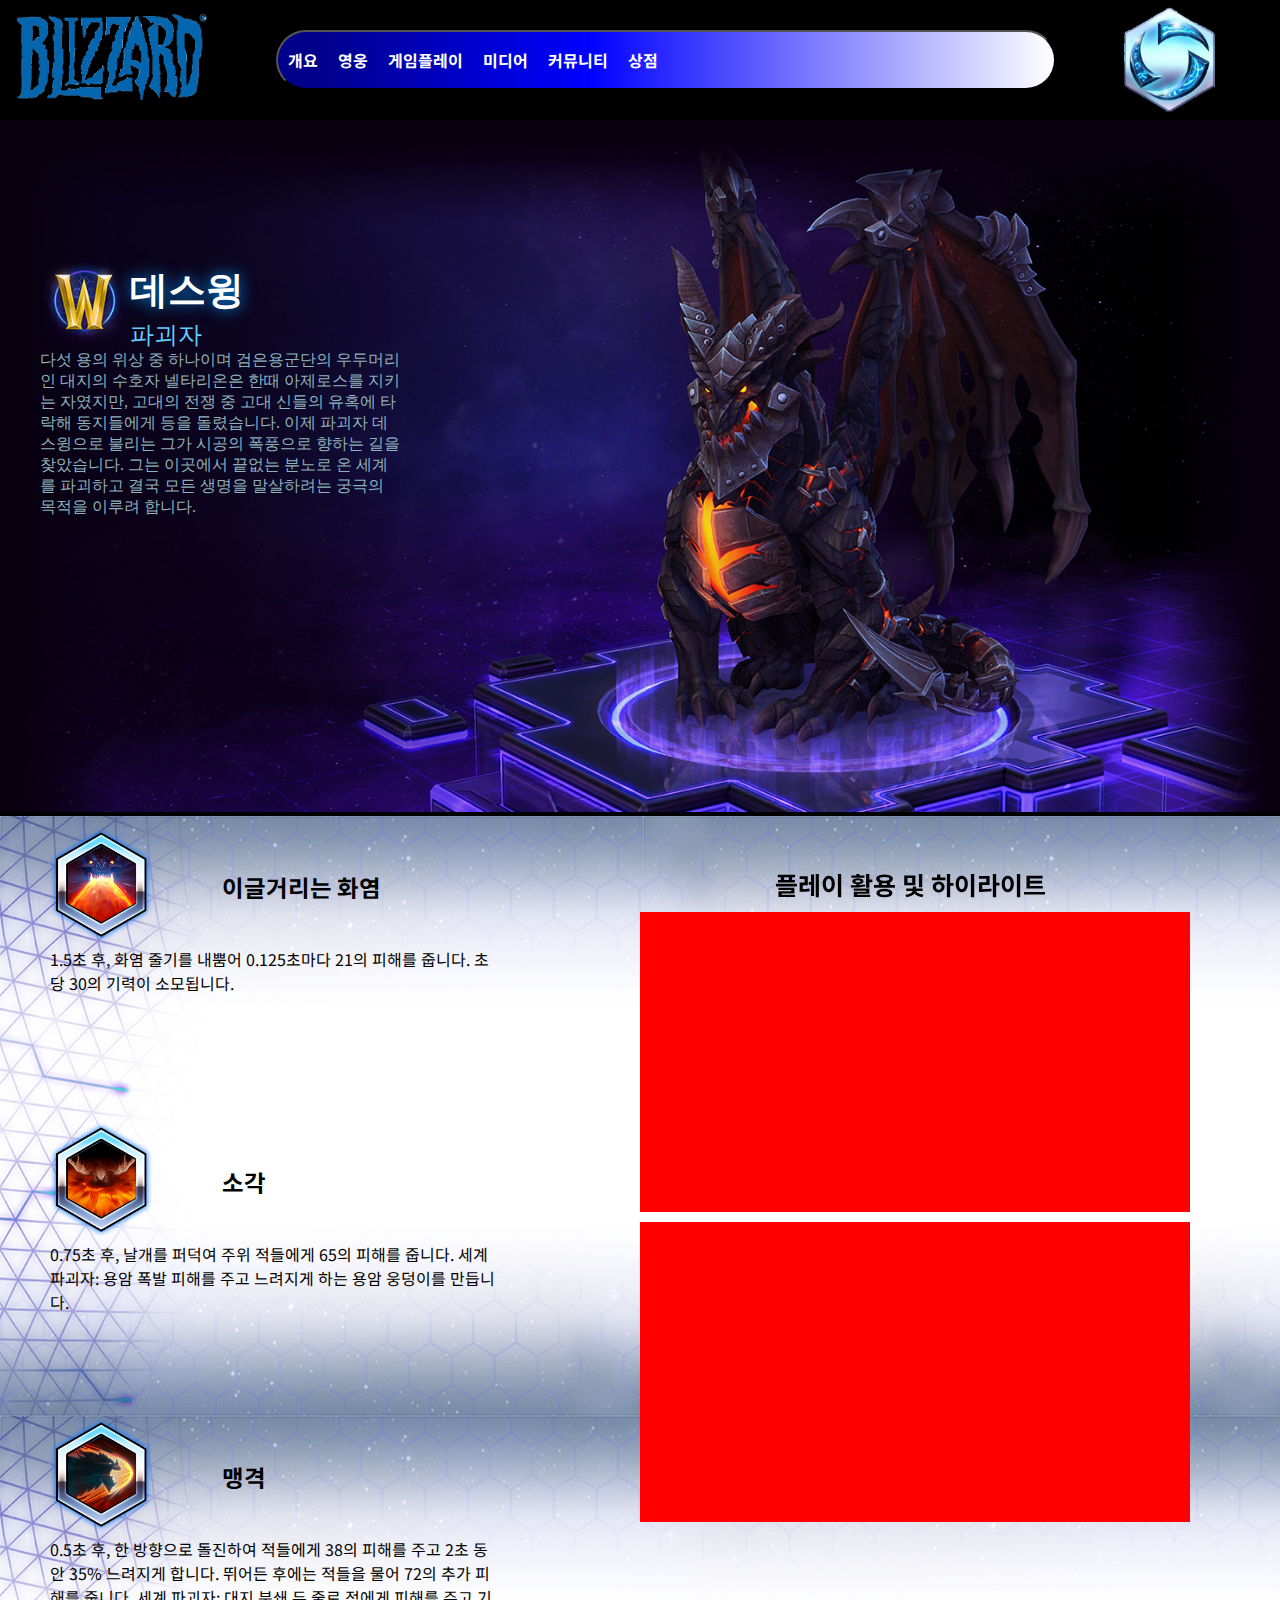
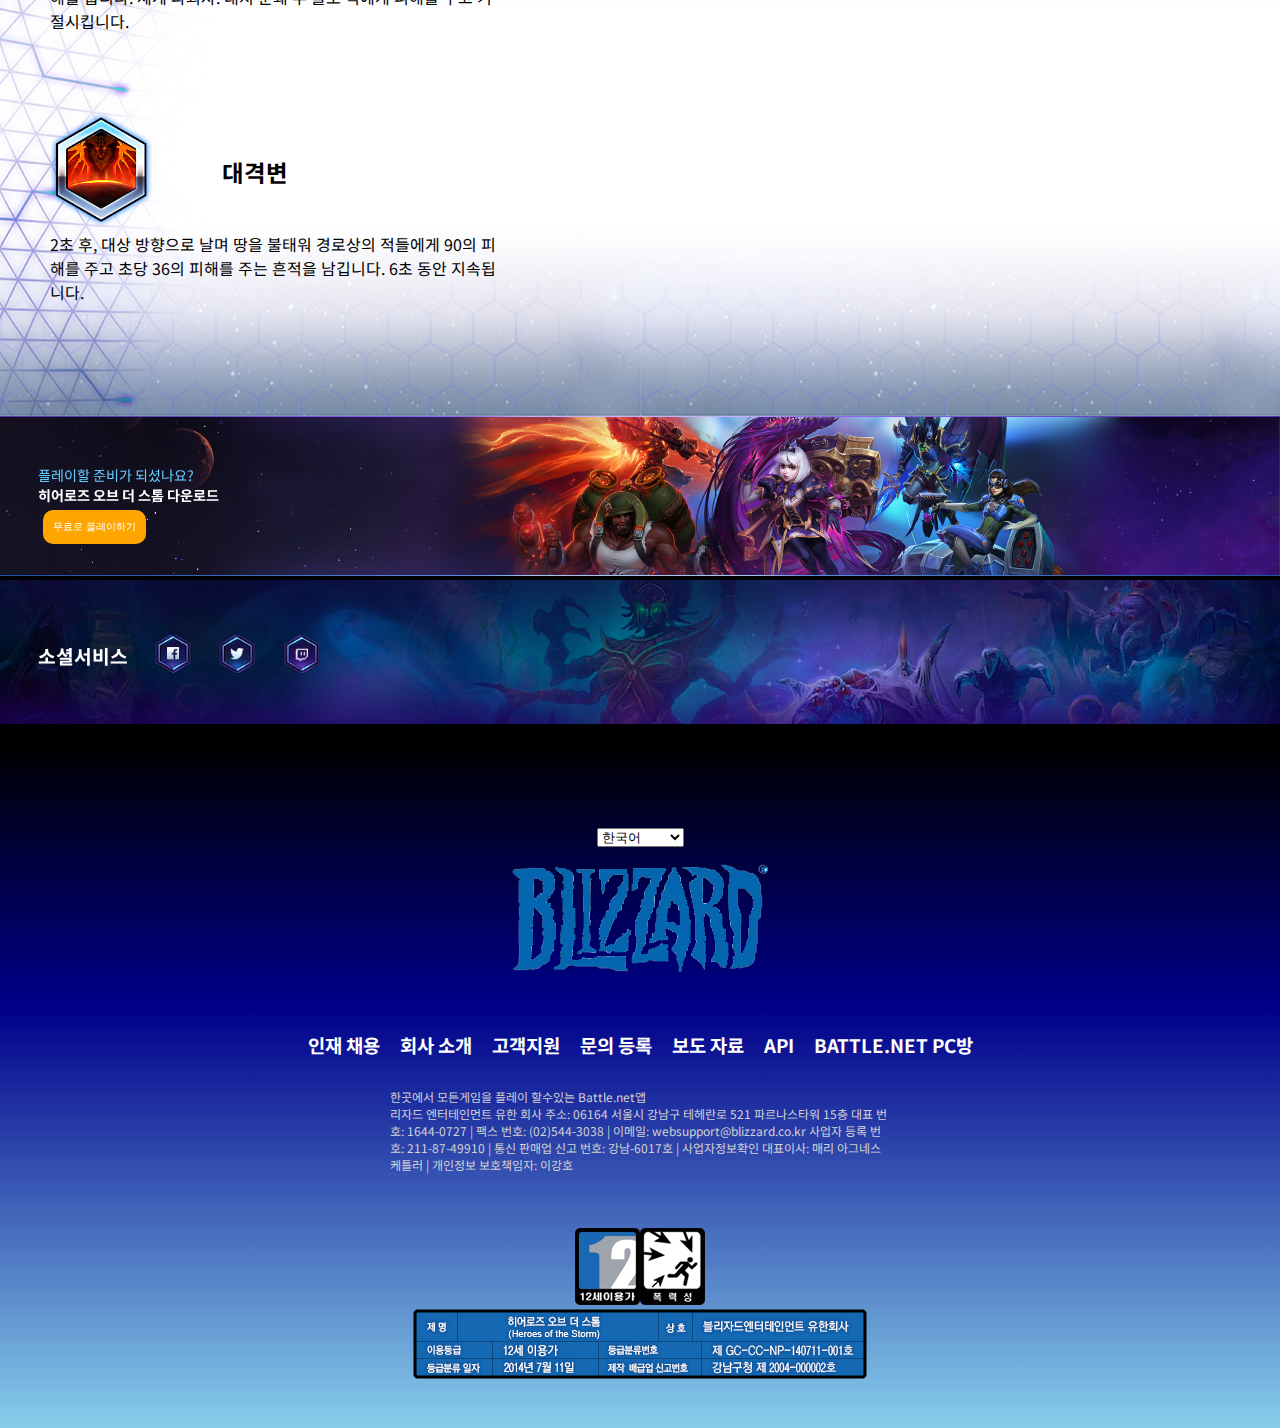
<file: sub.html>
<!DOCTYPE html>
<html lang="en">
<head>
    <meta charset="utf-8">
    <meta name="viewport" content="width=device-width, initial-scale=1.0">
    <title>d</title>
    <link href="css/common.css" rel="stylesheet">
    <link href="css/sub.css" rel="stylesheet">
    <script src="https://ajax.aspnetcdn.com/ajax/jQuery/jquery-3.7.1.min.js"></script>
    <script>
        $(document).ready(function () {
            $('.rotatelogo').click(function () {
                $('#myNav').css('width', '50%');
            });

            $('.closebtn').click(function () {
                $('#myNav').css('width', '0');
            });


            //   하단섹션
            function changeimage(){
                if (window.matchMedia("(max-width: 737px)").matches) {
                    $(".das img").attr("src", "img/section_mobile.jpg")
                    $(".das2> img").attr("src", "img/section_mobile2.jpg")
                    $("#slider> img").attr("src", "img/mobile3.jpg")
                } else {
                    $(".das img").attr("src", "img/sectionimage.jpg")
                    $(".das2> img").attr("src", "img/sectionimage2.jpg")
                    $("#slider> img").attr("src", "img/the-destroyer.jpg")
                }
            }

            changeimage()
            $(window).resize(changeimage);
            
        });




    </script>
     

</head>
<body>
    
    <header>
        <div><a href="index.html"><img src="img/Blizard.png" alt="Blizard"></a></div>
            
                <div class="list">
            
                    <ul class="hamberger">
                        <li><a href="#">
                                <h4>개요</h4>
                            </a></li>
                        <li>
                            <h4>영웅</h4>
                        </li>
                        <li>
                            <h4>게임플레이</h4>
                        </li>
                        <li>
                            <h4>미디어</h4>
                        </li>
            
                        <li>
            
                            <h4>커뮤니티</h4>
                            <ul class="dropdownone">
                                <li><a href="#">토론장</a></li>
                                <li><a href="#">순위표</a></li>
                            </ul>
            
                        </li>
            
                        <li>
                            <h4>상점</h4>
                            <ul class="dropdownone">
                                <li><a href="#">게임 내 콘텐츠</a></li>
                                <li><a href="#">기어스토어</a></li>
                            </ul>
                        </li>
                    </ul>
            
                </div>
            
                <div class="rotatelogo" id="rotatelogo"><img src="img/logo.png" alt="logo"></div>
            
                <div id="myNav" class="overlay">
            
                    <a href="javascript:void(0)" class="closebtn">&times;</a>
            
                    <div class="overlay-content">
                        <ul class="hamberger">
                            <li><a href="#">개요</a></li>
                            <li><a href="#">영웅</a></li>
                            <li><a href="#">게임플레이</a></li>
                            <li><a href="#">미디어</a></li>
            
                            <li>
            
                                <a href="">커뮤니티</a>
                                <ul class="dropdownone">
                                    <li><a href="#">토론장</a></li>
                                    <li><a href="#">순위표</a></li>
                                </ul>
            
                            </li>
            
                            <li>
                                <a href="">상점</a>
                                <ul class="dropdownone">
                                    <li><a href="#">게임 내 콘텐츠</a></li>
                                    <li><a href="#">기어스토어</a></li>
                                </ul>
                            </li>
                        </ul>
            
                    </div>
    </header>


<div id="subwrap">
  <!-- 슬라이더 -->
<div id="slider">
    <img src="img/the-destroyer.jpg" alt="the-destroyer">

    <div id="herosection">
        <div id="herobox">
            <div id="abouthero">
                 <div id="logo"><img src="img/warcraft-ac219bd0da.png" alt="logo"></div>
                 <div>
                     <div id="heroname">데스윙</div>
                     <div> 파괴자 </div>
                 </div>
            </div>
            <div>다섯 용의 위상 중 하나이며 검은용군단의 우두머리인 대지의 수호자 넬타리온은 한때 아제로스를 지키는 자였지만, 고대의 전쟁 중 고대 신들의 유혹에 타락해 동지들에게 등을 돌렸습니다. 이제 파괴자 데스윙으로 불리는 그가 시공의 폭풍으로 향하는 길을 찾았습니다. 그는 이곳에서 끝없는 분노로 온 세계를 파괴하고 결국 모든 생명을 말살하려는 궁극의 목적을 이루려 합니다.</div>
        </div>
         
    </div>
   
</div>

<!-- 메인가운데 -->
<div id="main">
    <div id="content">
        <div class="left">
            <div class="box">
                <div class="abilityname">
                    <div class="abilityicon"><img src="img/skillicon.png" alt="skillicon">
                         <div><img src="img/skill1.png" alt="skill1"></div>
                    </div>
                    <p><h3>이글거리는 화염</h3></p>
                </div>
                <p>1.5초 후, 화염 줄기를 내뿜어 0.125초마다 21의 피해를 줍니다. 초당 30의 기력이 소모됩니다.</p>
            </div>
            <div class="box">
                <div class="abilityname">
                    <div class="abilityicon"><img src="img/skillicon.png" alt="skillicon">
                         <div><img src="img/skill2.png" alt="skill2"></div>
                    </div>
                    <p><h3>소각</h3></p>
                </div>
                <p>0.75초 후, 날개를 퍼덕여 주위 적들에게 65의 피해를 줍니다. 세계 파괴자: 용암 폭발 피해를 주고 느려지게 하는 용암 웅덩이를 만듭니다.</p>
            </div>
            <div class="box">
                <div class="abilityname">
                    <div class="abilityicon"><img src="img/skillicon.png" alt="skillicon">
                         <div><img src="img/skill3.png" alt="skill3"></div>
                    </div>
                    <p><h3>맹격</h3></p>
                </div>
                <p>0.5초 후, 한 방향으로 돌진하여 적들에게 38의 피해를 주고 2초 동안 35% 느려지게 합니다. 뛰어든 후에는 적들을 물어 72의 추가 피해를 줍니다. 세계 파괴자: 대지 분쇄 두 줄로 적에게 피해를 주고 기절시킵니다.</p>
            </div>
            <div class="box">
                <div class="abilityname">
                    <div class="abilityicon"><img src="img/skillicon.png" alt="skillicon">
                         <div><img src="img/skill5.png" alt="skill5"></div>
                    </div>
                    <p><h3>대격변</h3></p>
                </div>
                <p>2초 후, 대상 방향으로 날며 땅을 불태워 경로상의 적들에게 90의 피해를 주고 초당 36의 피해를 주는 흔적을 남깁니다. 6초 동안 지속됩니다.</p>
            </div>

           
        </div>
        <div class="right">
            <h3>플레이 활용 및 하이라이트</h3>
            <div><iframe width="100%" height="100%" src="https://www.youtube.com/embed/6EwBY9DBVjQ" title="데스윙이 적 영웅들 찢어버리는 영상 [1080p, 히오스]" frameborder="0" allow="accelerometer; autoplay; clipboard-write; encrypted-media; gyroscope; picture-in-picture; web-share" allowfullscreen></iframe></div>

            <div><iframe width="100%" height="100%" src="https://www.youtube.com/embed/bieY4j29kgg" title="[옥냥이 히오스] 데스윙님이 시공에 강림하셨다! 진짜 겁나 셉니다🐲 (Heroes Of The Storm)" frameborder="0" allow="accelerometer; autoplay; clipboard-write; encrypted-media; gyroscope; picture-in-picture; web-share" allowfullscreen></iframe></div>
        </div>
        
               
    </div>
     
    <!-- 하단섹션 -->
    <div class="sectionbox">
    
           <div class="detailbox">
                 <div class="das">
                     <img src="img/sectionimage.jpg" alt="sectionimage">
                   
                     <div class="detailtext">
                             
                          <p>플레이할 준비가 되셨나요?</p>
                          <h3>히어로즈 오브 더 스톰 다운로드</h3>
                          <button>무료로 플레이하기</button>

                     </div>  
                 </div>

                 <div class="das2">
                     <img src="img/sectionimage2.jpg" alt="sectionimage2">
                   
                     <div class="snsbox">   
                                 
                         <h3>소셜서비스</h3>
                         <div class="snsmark">
                             <div><img src="img/facebook.png" alt=""></div>
                             <div><img src="img/twitter.png" alt=""></div>
                             <div><img src="img/twitch.png" alt=""></div>

                         </div>
                     </div>  
                 </div>
           </div>
            
       
    </div>    
</div>    
<!-- 풋터 -->
<footer>
    <div class="footerone">
         
            <select>
                <option value="영어">한국어</option>
                <option value="영어">영어</option>
                <option value="네덜란드어">네덜란드어</option>
                <option value="일본어">일본어</option>
            </select>
            <div class="logo"><a href=""><img src="img/Blizard.png" alt="logo"></a></div>
         
                 
         <div class="ulbox">
                 <ul>
                  <li><a href=""><h3>인재 채용</h3></a></li>
                  <li><a href=""><h3>회사 소개</h3></a></li>
                  <li><a href=""><h3>고객지원</h3></a></li>
                  <li><a href=""><h3>문의 등록</h3></a></li>
                  <li><a href=""><h3>보도 자료</h3></a></li>
                  <li><a href=""><h3>API</h3></a></li>
                  <li><a href=""><h3>BATTLE.NET PC방</h3></a></li>
                 </ul>
          </div>      
                  <P>한곳에서 모든게임을 플레이 할수있는 Battle.net앱</P>
                
                  <p>리자드 엔터테인먼트 유한 회사
                    주소: 06164 서울시 강남구 테헤란로 521 파르나스타워 15층
                    대표 번호: 1644-0727 | 팩스 번호: (02)544-3038 | 이메일: websupport@blizzard.co.kr
                    사업자 등록 번호: 211-87-49910 | 통신 판매업 신고 번호: 강남-6017호 | 사업자정보확인
                    대표이사: 매리 아그네스 케틀러 | 개인정보 보호책임자: 이강호</p>
    </div>             
     <div class="footertwo">
                    <div><img src="img/footer1.png" alt="footer1"></div>
                    <div><img src="img/footer2.png" alt="footer2"></div>
                    <div><img src="img/footer3.png" alt="footer3"></div>
     </div>
  
    
</footer>
</body>
</html>
</file>
<file: css/common.css>
@charset "UTF-8";
/* 폰트 */
@import url('https://fonts.googleapis.com/css2?family=Noto+Sans+KR:wght@300;400;500&display=swap');


*{margin: 0; padding: 0;}
a{text-decoration: none;}
a{color: white;}
ul,ol,li{list-style: none;}

#wrap{width: 100%; margin: 0 auto;}

     /* 반응형적용 common.css */
     #wrap{width: 100%;}
     @media (max-width:693px){
          /* 헤더 */
          header{width: 100%;height: 80px; display: flex; background-color: black; align-items: center;}
          header>div:nth-of-type(1){height: 14.0vw; margin-left: 38%;}
          header div:nth-of-type(3){width: 100px; height: 10.5vw; margin-left: 20%;}
          
          .rotatelogo img {animation: rotate_image 5s linear infinite; transform-origin:50% 50%; z-index: 3; height: 10vw;}
          @keyframes rotate_image{
          100%{
              transform: rotate(360deg);}
            }
          
            header .list{display: none;}
            
            #a {display:none;}
            img {cursor: pointer;}
        
            .overlay {height:100%; width: 0; position: fixed; z-index:103; top: 0; right: 0; background-color: rgb(0,0,0); background-color: rgba(0,0,0,0.7); overflow-x: hidden; transition: 0.5s;}
            .overlay-content {position: relative;top: 5%; width: 100%; text-align: center; display:block; margin-top: 30px; }
            .overlay li { padding:10px; line-height:160%; text-decoration: none; font-size: 20px; color: #818181;  transition: 0.3s; font-weight: bold; display: block;}
            
            .overlay .closebtn {position: absolute; right: 30px; font-size: 60px;}
            .overlay .closebtn:hover{color: red}
            .overlay li :hover{color: orange;}
                    
          /* header .list{ width:100%; border: 2px outset black; border-radius: 100px; background-image: linear-gradient(to right, darkblue 5%, blue 40%,white); height: 50%; }
          header .list >ul{height: 100%;  display: flex; align-items: center; position: relative;} */
          .overlay .hamberger> li{padding: 20px 10px; color: white;}
         
          .overlay .hamberger> li:hover .dropdownone{display: block;}
          .dropdownone{
            /* position: absolute; top: 74px; left: 50%; z-index: 3;  */
            background-color: blue; display: none;}
          .dropdownone li{text-align: center; padding: 5px 10px;color:white; 
          white-space: nowrap;}
          header img{height: 100%;}

         /* 푸터 */
         footer{width: 100%; height:650px; padding-top: 100px; background-image: linear-gradient(to  bottom, black 2%, darkblue 40%,skyblue); color: white; font-size: 3.0vw;}
         .logo img{width:200px; height: 100px;}
         .footerone{height:400px; display: flex; flex-direction: column;   align-items: center;}
         .footerone ul{width:100%; display: flex; justify-content: space-around;   flex-wrap: wrap; margin: 10px;}
         .ulflex{display: flex; flex-wrap: wrap;}
         .footerone li{font-size: 2.0vw; margin: 3px;}
         .footerone p{width: 300px; font-size: 1.5vw; color: lightgrey;}
         .footertwo{margin:30px auto; width: 300px; display: flex; flex-wrap: wrap;   justify-content:center;}
         .footertwo div:nth-of-type(3) img{width: 100%; background-color: red;}
         }
     
     /* ------------------------------------------------------------------694 */
        
     
     @media (min-width:694px) and (max-width:980px){
          /* 헤더 */
          header{width: 100%;height: 120px; display: flex; justify-content: space-between; background-color: black; align-items: center;}
          header div:nth-of-type(1){height: 10.5vw; }
          header div:nth-of-type(3){width:170px; height: 10.5vw;}
          #myNav{display: none;}

          .rotatelogo img {animation: rotate_image 5s linear infinite; transform-origin:50% 50%; z-index: 3; height: 10vw;}
          @keyframes rotate_image{
          100%{
              transform: rotate(360deg);}
          
              
          }
         
          header .list{ width:100%; border: 2px outset black; border-radius: 100px; background-image: linear-gradient(to right, darkblue 5%, blue 40%,white); height: 50%; }
          header .list >ul{height: 100%;  display: flex; align-items: center; position: relative;}
          header .list> ul> li{padding: 20px 10px; color: white; position: relative;}
         
          header .list> ul> li:hover .dropdownone{display: block;}
          .dropdownone{position: absolute; top: 60px; left: 50%; z-index: 3; background-color: blue; display: none; transform: translateX(-50%);}
          .dropdownone li{text-align: center; padding: 5px 10px;color:white; 
          white-space: nowrap;}
          header img{height: 100%;}

        /* 푸터 */
        footer{width: 100%; height:650px; background-image: linear-gradient(to bottom, black 2%, darkblue 40%,skyblue); color: white; padding-top: 100px;}
        .logo img{width:300px; height: 150px;}
        .footerone{height:400px; display: flex; flex-direction: column; align-items: center;}
        .footerone ul{width:100%; display: flex; justify-content: space-around; flex-wrap: wrap; margin: 10px;}
        .ulflex{display: flex; flex-wrap: wrap;}
        .footerone li{margin: 5px; font-size: 2.0vw;}
        .footerone p{width: 500px; font-size: 12px; color: lightgrey;}
        .footertwo{margin:0 auto; width: 300px; display: flex; flex-wrap: wrap; justify-content:center;}
     }


       /* ------------------------------------------------------------------981 */
     
     @media (min-width:981px){
          /* 헤더 */
          header{width: 100%;height: 120px; display: flex; justify-content: space-between; background-color: black; align-items: center;}
          header div:nth-of-type(1){height:120px; }
          header div:nth-of-type(3){width: 170px; height: 120px;}
          #myNav{display: none;}
          
          .rotatelogo img {animation: rotate_image 5s linear infinite; transform-origin:50% 50%; z-index: 3;}
          @keyframes rotate_image{
          100%{
              transform: rotate(360deg);}
          }
         
          header .list{ width: calc(100% - 500px); border: 2px outset black; border-radius: 100px; background-image: linear-gradient(to right, darkblue 5%, blue 40%,white); height: 50%; }
          header .list >ul{height: 100%;  display: flex; align-items: center; position: relative;}
          header .list> ul> li{padding: 20px 10px; color: white; position: relative;}
         
          header .list> ul> li:hover .dropdownone{display: block;}
          .dropdownone{position: absolute; top: 60px; left: 50%; z-index: 3; background-color: blue; display: none; transform: translateX(-50%);}
          .dropdownone li{text-align: center; padding: 5px 10px;color:white; 
          white-space: nowrap;}
          header img{height: 100%;}

        /* 푸터 */
        footer{ width: 100%; height:700px; background-image: linear-gradient(to bottom, black 2%, darkblue 40%,skyblue); color: white; padding-top:  100px;}
        .logo img{width:300px; height: 150px;}
        .footerone{height:400px; display: flex; flex-direction: column; align-items: center; }
        .footerone ul{width:100%; display: flex; justify-content: center;}
        .ulbox{width: 100%;margin: 20px;}
        .footerone li{margin: 10px;}
        .footerone p{width: 500px; font-size: 12px; color: lightgrey;}
        .footertwo{margin:0 auto; width: 250px; display: flex; flex-wrap: wrap; justify-content:center;}
     }
</file>
<file: css/sub.css>
@charset "UTF-8";
            /* 폰트 */
            @import url('https://fonts.googleapis.com/css2?family=Noto+Sans+KR:wght@300;400;500&display=swap');
         
            .ulbox.dropdownone li a,h4,h3,p{font-family: 'Noto Sans KR', sans-serif;}

            @media(max-width:737px) {

                /* 슬라이더 */
                #slider{width: 100%; background-color:black; position: relative;}
                #slider img{width: 100%; filter: blur();}
                #herosection{display: flex; width: 80%; margin: 0 auto;}
                #abouthero{display: flex; color: #fff; margin: 20px;}
                #logo{width: 10vw;}     
                #heroname~div{font-weight: 400;
                    font-size: 24px;
                    line-height: 1.2em;
                    color: #6cf;}  
                #heroname{
                    white-space: nowrap;
                    text-transform: uppercase;
                    font-weight:700;
                    margin: 0;
                    font-size: 5vw;
                    font-family: Metronic,Verdana,Source Sans Pro,sans-serif;
                    color: #fff;
                    line-height: 1.6em;
                    text-shadow: 0 0 16px #009cff;}
                 #herobox{width: 100%; color:#8eb1bc; 
                  margin:50px 0; }   
                    
                 
                
                /* 메인 */
                #main{background-image:url(../img/backgroundimg.png);}
                #content {width: 63vw; height: 1600px; margin: 0 auto; 
                 display: flex; flex-direction: column; }
               
    
                .left {width:100%; height: 1000px; display: flex; flex-direction: column;
                  align-items: center;}
                .box {width:330px; height: 230px; margin: 10px;}
    
                .right{width: 100%;height: 450px; text-align: center; display: flex; flex-direction: column; align-items: center;}
                .right div{width: 350px; height: 200px; margin-top: 10px; background: red;}
                .right h3{font-size: 25px;}
                .abilityname{display: flex; align-items: center; font-size: 20px; }
                .abilityicon{position: relative;}
                .abilityicon img{width: 60%;}
                .abilityicon div{position: absolute; top: 0px;}
                
              
              
                 /* 위드100 그림이미지 */
                  


                 .sectionbox{width:100%; margin: 0 auto; ;
                  background-color: black;}
                 .das{position: relative;}
                 .detailbox img{width: 100%;}
    
                 .detailtext{position: absolute; top:30%; left: 3%; width:20%; height: 20%;      color: white;}
                 
                 .detailtext p{color:#6cf; font-size: 3.1vw; }
                 .detailtext h3{font-size: 2.0vw;}
                 .detailtext button {
                    border: 0;
                    outline: none;
                    font-size: 1.5vw;
                    margin: 3px;
                    padding: 10px;
                    background: orange;
                    color: white;
            
                   
                    cursor: pointer;
                    border-radius: 10px;
                  }
                  .detailtext button:hover {
                    color: white;
                    background: red;
                  }
                 
                 
                 
                 .das2{position: relative;}
                 .snsbox{position: absolute; top:20%; left: 3%;color: white; display: flex; margin: 0 auto; align-items: center;}
                 .snsbox h3{font-size: 3.0vw; }
                 .snsmark{display: flex; width: 20vw; }
                 .snsbox div{margin: 0vw; }
            }
            
            /* -------------------------800px-------------------------- */

            @media(min-width:738px) and (max-width:1216px) {

                /* 슬라이더 */
            #slider{width: 100%; background-color:black; position: relative;}
            #slider img{width: 100%;}
            #herosection{position: absolute; top:20%; left: 50%; width:63vw;
                transform: translateX(-50%); display: flex;}
            #abouthero{display: flex; color: #fff;}
            #logo{width: 7vw;}     
            #heroname~div{font-weight: 400;
                font-size: 24px;
                line-height: 1.2em;
                color: #6cf;}  
            #heroname{
                white-space: nowrap;
                text-transform: uppercase;
                font-weight:700;
                margin: 0;
                font-size: 3vw;
                font-family: Metronic,Verdana,Source Sans Pro,sans-serif;
                color: #fff;
                line-height: 1.6em;
                text-shadow: 0 0 16px #009cff;}
             #herobox{width: 60%; color:#8eb1bc;}   
                
             
            
            /* 메인 */
            #main{background-image:url(../img/backgroundimg.png);overflow: hidden;}
            #content {width: 63vw; height: 2000px; margin: 0 auto; 
             display: flex; flex-direction: column; }
           

            .left {width:100%; height: 1200px; display: flex; flex-direction: column;
              align-items: center;}
            .box {width:450px; height: 285px; margin: 10px;}

            .right{width: 100%;height: 650px; position: sticky; top:20px;  text-align: center; display: flex; flex-direction: column; align-items: center;}
            .right div{width: 550px; height: 300px; margin-top: 10px; background: red;}
            .right h3{font-size: 25px;}
            .abilityname{display: flex; align-items: center; font-size: 20px; }
            .abilityicon{position: relative;}
            .abilityicon img{width: 60%;}
            .abilityicon div{position: absolute; top: 0px;}
            
          
          
             /* 위드100 그림이미지 */
             .sectionbox{width:100%; margin: 0 auto; background-color: black;}
             .das{position: relative; height: 200px;}
             .das img{height: 200px; width: auto; position: absolute; left: -30%;}

             .detailtext{position: absolute; top:30%; left: 3%; width:20%; height: 20%;      color: white;}
             .detailtext p{color:#6cf; font-size: 1.1vw;}
             .detailtext h3{font-size: 1.1vw;}
             .detailtext button {
                border: 0;
                outline: none;
                font-size: 0.8vw;
                margin: 5px;
                padding: 10px;
                background: orange;
                color: white;
               
                cursor: pointer;
                border-radius: 10px;
              }
              .detailtext button:hover {
                color: white;
                background: red;
              }
             
             
             
             .das2{position: relative;}
             .snsbox{position: absolute; top:20%; left: 3%;color: white; display: flex; margin: 0 auto; align-items: center;}
             .snsbox h3{font-size: 1.5vw; }
             .snsmark{display: flex; width: 15vw; }
             .snsbox div{margin: 1vw; }
            
            }
            
           /* -------------------------1217px-------------------------- */

            @media(min-width:1217px) {
            
            * {margin: 0; padding: 0; box-sizing: border-box;}
        
            /* 슬라이더 */
            #slider{width: 100%; background-color:black; position: relative;}
            #slider img{width: 100%;}
            #herosection{position: absolute; top:20%; left: 50%; width: 1200px;
                transform: translateX(-50%); display: flex;}
            #abouthero{display: flex; color: #fff; }
            #logo{width: 7vw;}     
            #heroname~div{font-weight: 400;
                font-size: 24px;
                line-height: 1.2em;
                color: #6cf;}  
            #heroname{
                white-space: nowrap;
                text-transform: uppercase;
                font-weight:700;
                margin: 0;
                font-size: 3vw;
                font-family: Metronic,Verdana,Source Sans Pro,sans-serif;
                color: #fff;
                line-height: 1.6em;
                text-shadow: 0 0 16px #009cff;}
             #herobox{width: 30%; color:#8eb1bc;}   
                
             
            
            /* 메인 */
            #main{background-image:url(../img/backgroundimg.png);}
            #content {width: 1200px; height: 1200px; margin: 0 auto; 
             display: flex; }
           

            .left {width:50%; height: 1200px; }
            .box {width:450px; height: 285px; margin: 10px;}

            .right{width: 45%;height: 650px; position: sticky; top:0px; text-align: center;
            margin-top: 50px;}
            .right h3{font-size: 25px;}
            .right div{width: 550px; height: 300px; margin-top: 10px; background: red;}

            .abilityname{display: flex; align-items: center; font-size: 20px; }
            .abilityicon{position: relative;}
            .abilityicon img{width: 60%;}
            .abilityicon div{position: absolute; top: 0px;}
            
          
          
             /* 위드100 그림이미지 */
             .sectionbox{width:100%; margin: 0 auto; ;
              background-color:black}
             .das{position: relative;}
             
             .detailbox img{width: 100%;}

             .detailtext{position: absolute; top:30%; left: 3%; width:20%; height: 20%;      color: white;}
             .detailtext p{color:#6cf; font-size: 1.1vw;}
             .detailtext h3{font-size: 1.1vw;}
             .detailtext button {
                border: 0;
                outline: none;
                font-size: 0.8vw;
                margin: 5px;
                padding: 10px;
                background: orange;
                color: white;
               
                cursor: pointer;
                border-radius: 10px;
              }
              .detailtext button:hover {
                color: white;
                background: red;
              }
             
             
             
             .das2{position: relative;}
             .snsbox{position: absolute; top:20%; left: 3%;color: white; display: flex; margin: 0 auto; align-items: center;}
             .snsbox h3{font-size: 1.5vw; }
             .snsmark{display: flex; width: 15vw; }
             .snsbox div{margin: 1vw; }
            }
</file>
